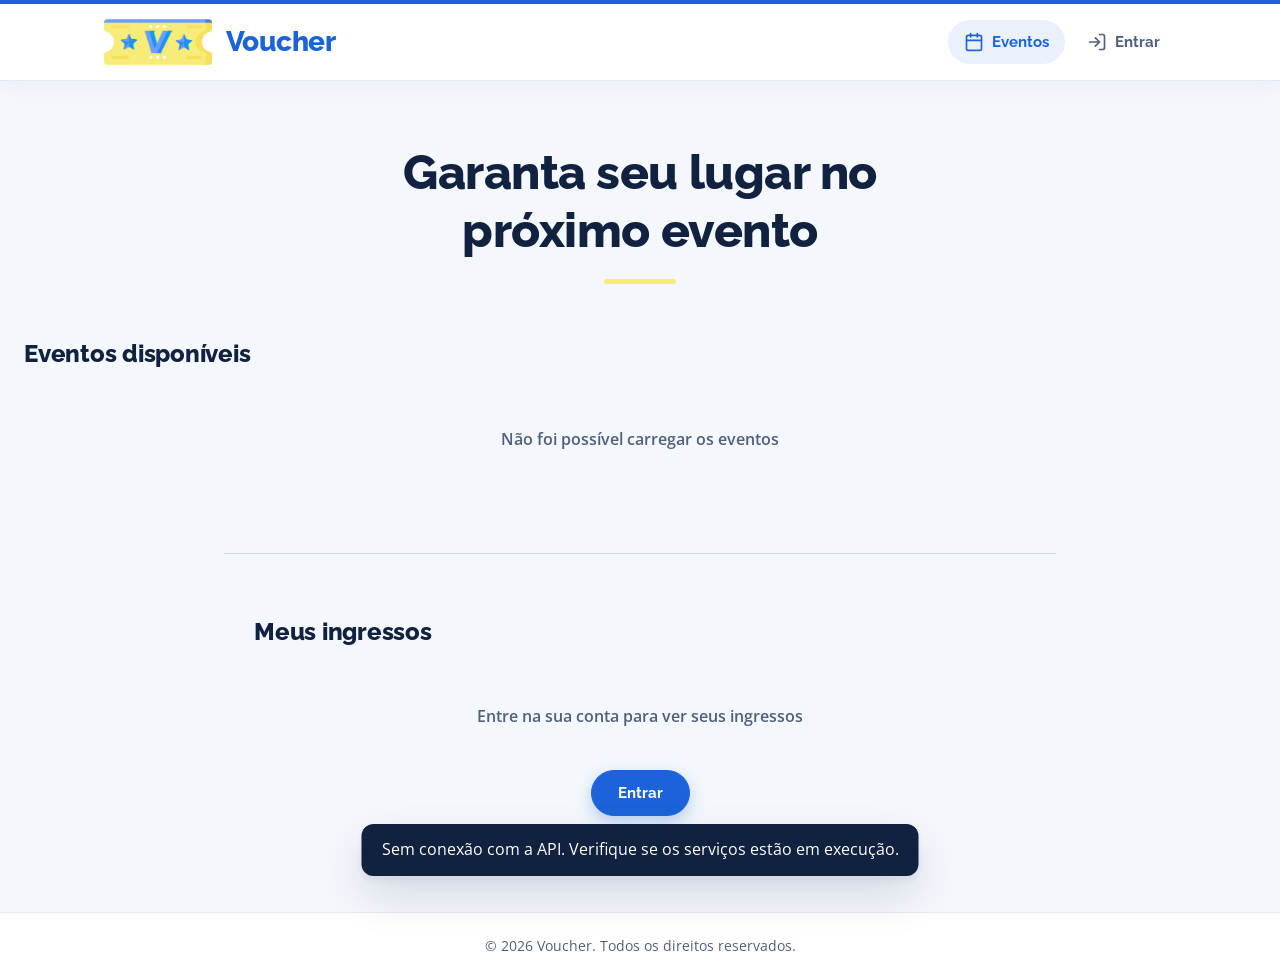
<file: frontend/public/index.html>
<!DOCTYPE html>
<html lang="pt-BR">
<head>
  <meta charset="UTF-8">
  <meta name="viewport" content="width=device-width, initial-scale=1">
  <title>Voucher | Ingressos</title>
  <link rel="icon" href="assets/voucher.ico" type="image/x-icon">
  <link rel="preconnect" href="https://fonts.googleapis.com">
  <link rel="preconnect" href="https://fonts.gstatic.com" crossorigin>
  <link rel="stylesheet" href="https://fonts.googleapis.com/css2?family=Open+Sans:wght@400;600;700&family=Raleway:wght@600;700;800&display=swap">
  <link rel="stylesheet" href="styles/tokens.css">
  <link rel="stylesheet" href="styles/base.css">
  <link rel="stylesheet" href="styles/layout.css">
  <link rel="stylesheet" href="styles/components.css">
  <link rel="stylesheet" href="styles/cards.css">
</head>
<body>
  <a class="skip" href="#content">Ir para o conteúdo</a>
  <header class="topbar" id="app-header"></header>

  <main id="content">
    <section class="hero wrap">
      <h1>Garanta seu lugar no próximo evento</h1>
    </section>

    <section class="wrap wide section" aria-labelledby="events-title">
      <div class="section-head">
        <h2 id="events-title">Eventos disponíveis</h2>
      </div>
      <div id="events"></div>
    </section>

    <hr class="divider">

    <section class="wrap narrow section" aria-labelledby="orders-title">
      <div class="section-head">
        <h2 id="orders-title">Meus ingressos</h2>
      </div>
      <div id="orders-list" class="row-list"></div>
      <div id="orders-more" class="dialog-actions" hidden>
        <a class="button" href="orders.html">Ver todos meus pedidos</a>
      </div>
    </section>
  </main>

  <dialog id="checkout" class="checkout" aria-labelledby="checkout-title">
    <button type="button" class="checkout-close" id="checkout-close" aria-label="Fechar">&times;</button>
    <div class="checkout-scroll">
    <div id="checkout-banner"></div>

    <div class="checkout-body">
      <div id="checkout-info"></div>

      <form id="checkout-form">
        <h3 class="checkout-subtitle">Adquirir ingresso</h3>
        <p id="checkout-notice" class="checkout-notice" role="status" hidden></p>
        <fieldset class="types" id="checkout-types">
          <legend>Tipo de ingresso</legend>
        </fieldset>
        <label class="field">
          <span>Quantidade</span>
          <input type="number" name="quantity" min="1" max="200" value="1" required>
        </label>
        <div class="total-row">
          <span>Total</span>
          <strong id="checkout-total">R$ 0,00</strong>
        </div>
        <p id="checkout-error" class="form-error" role="alert" hidden></p>
        <button type="submit" class="button primary block" id="checkout-submit">Comprar ingressos</button>
      </form>

      <section id="tracker" aria-live="polite" hidden>
        <div class="tracker-status">
          <span class="pulse" id="tracker-pulse"></span>
          <div>
            <h3 id="tracker-title"></h3>
            <p id="tracker-detail" class="muted"></p>
          </div>
        </div>
        <div id="tracker-stepper"></div>
        <ol id="tracker-steps" class="steps"></ol>
        <div class="dialog-actions">
          <a class="button" href="orders.html#tracking">Acompanhar processamento</a>
          <button type="button" class="button primary" id="tracker-done" hidden>Fechar</button>
        </div>
      </section>
    </div>
    </div>
  </dialog>

  <dialog id="order-dialog" class="checkout" aria-labelledby="order-title">
    <button type="button" class="checkout-close" id="order-close" aria-label="Fechar">&times;</button>
    <div class="checkout-scroll">
      <div id="order-banner"></div>
      <div class="checkout-body">
        <div id="order-info"></div>
        <section>
          <h3 class="checkout-subtitle">Seus ingressos</h3>
          <p id="order-status" class="checkout-notice" role="status" hidden></p>
          <ul class="units" id="order-units"></ul>
        </section>
      </div>
    </div>
  </dialog>

  <footer class="footer" id="app-footer"></footer>
  <div id="toast" class="toast" role="status" aria-live="polite" hidden></div>
  <script type="module" src="scripts/pages/home.js"></script>
</body>
</html>
</file>
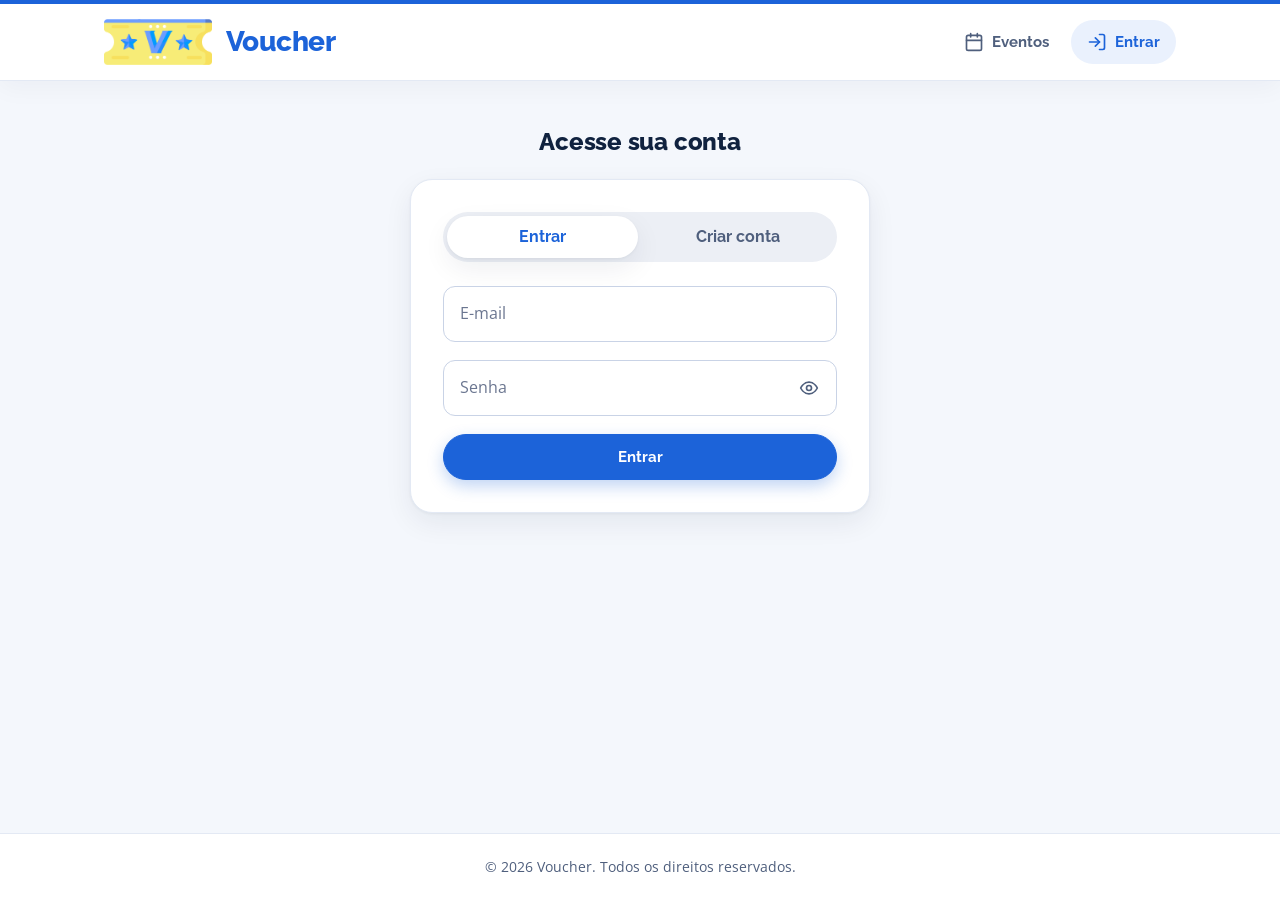
<file: frontend/public/account.html>
<!DOCTYPE html>
<html lang="pt-BR">
<head>
  <meta charset="UTF-8">
  <meta name="viewport" content="width=device-width, initial-scale=1">
  <title>Voucher | Minha conta</title>
  <link rel="icon" href="assets/voucher.ico" type="image/x-icon">
  <link rel="preconnect" href="https://fonts.googleapis.com">
  <link rel="preconnect" href="https://fonts.gstatic.com" crossorigin>
  <link rel="stylesheet" href="https://fonts.googleapis.com/css2?family=Open+Sans:wght@400;600;700&family=Raleway:wght@600;700;800&display=swap">
  <link rel="stylesheet" href="styles/tokens.css">
  <link rel="stylesheet" href="styles/base.css">
  <link rel="stylesheet" href="styles/layout.css">
  <link rel="stylesheet" href="styles/components.css">
  <link rel="stylesheet" href="styles/cards.css">
</head>
<body>
  <a class="skip" href="#content">Ir para o conteúdo</a>
  <header class="topbar" id="app-header"></header>

  <main id="content" class="wrap section">
    <div class="page-head">
      <h1>Minha conta</h1>
      <p class="muted" id="account-stats"></p>
    </div>

    <div class="account-grid">
      <section class="panel" aria-labelledby="profile-title">
        <h2 id="profile-title">Dados pessoais</h2>
        <p class="muted">Altere seu nome e e-mail de acesso.</p>
        <form id="profile-form">
          <label class="field float">
            <input type="text" name="name" minlength="2" maxlength="120" autocomplete="name" placeholder=" " required>
            <span>Nome</span>
          </label>
          <label class="field float">
            <input type="email" name="email" autocomplete="email" placeholder=" " required>
            <span>E-mail</span>
          </label>
          <p id="profile-error" class="form-error" role="alert" hidden></p>
          <p id="profile-success" class="form-success" role="status" hidden></p>
          <button type="submit" class="button primary block">Salvar alterações</button>
        </form>
      </section>

      <section class="panel" aria-labelledby="password-title">
        <h2 id="password-title">Senha</h2>
        <p class="muted">Atualize sua senha de acesso.</p>
        <form id="password-form">
          <label class="field float">
            <input type="password" name="current_password" autocomplete="current-password" placeholder=" " required>
            <span>Senha atual</span>
          </label>
          <label class="field float">
            <input type="password" name="new_password" minlength="8" maxlength="128" autocomplete="new-password" placeholder=" " required>
            <span>Nova senha</span>
          </label>
          <ul class="rules" id="password-rules" aria-label="Requisitos da senha"></ul>
          <label class="field float">
            <input type="password" name="confirm_password" minlength="8" maxlength="128" autocomplete="new-password" placeholder=" " required>
            <span>Confirmar nova senha</span>
          </label>
          <p id="password-error" class="form-error" role="alert" hidden></p>
          <p id="password-success" class="form-success" role="status" hidden></p>
          <button type="submit" class="button primary block">Atualizar senha</button>
        </form>
      </section>
    </div>
  </main>

  <footer class="footer" id="app-footer"></footer>
  <div id="toast" class="toast" role="status" aria-live="polite" hidden></div>
  <script type="module" src="scripts/pages/account.js"></script>
</body>
</html>
</file>
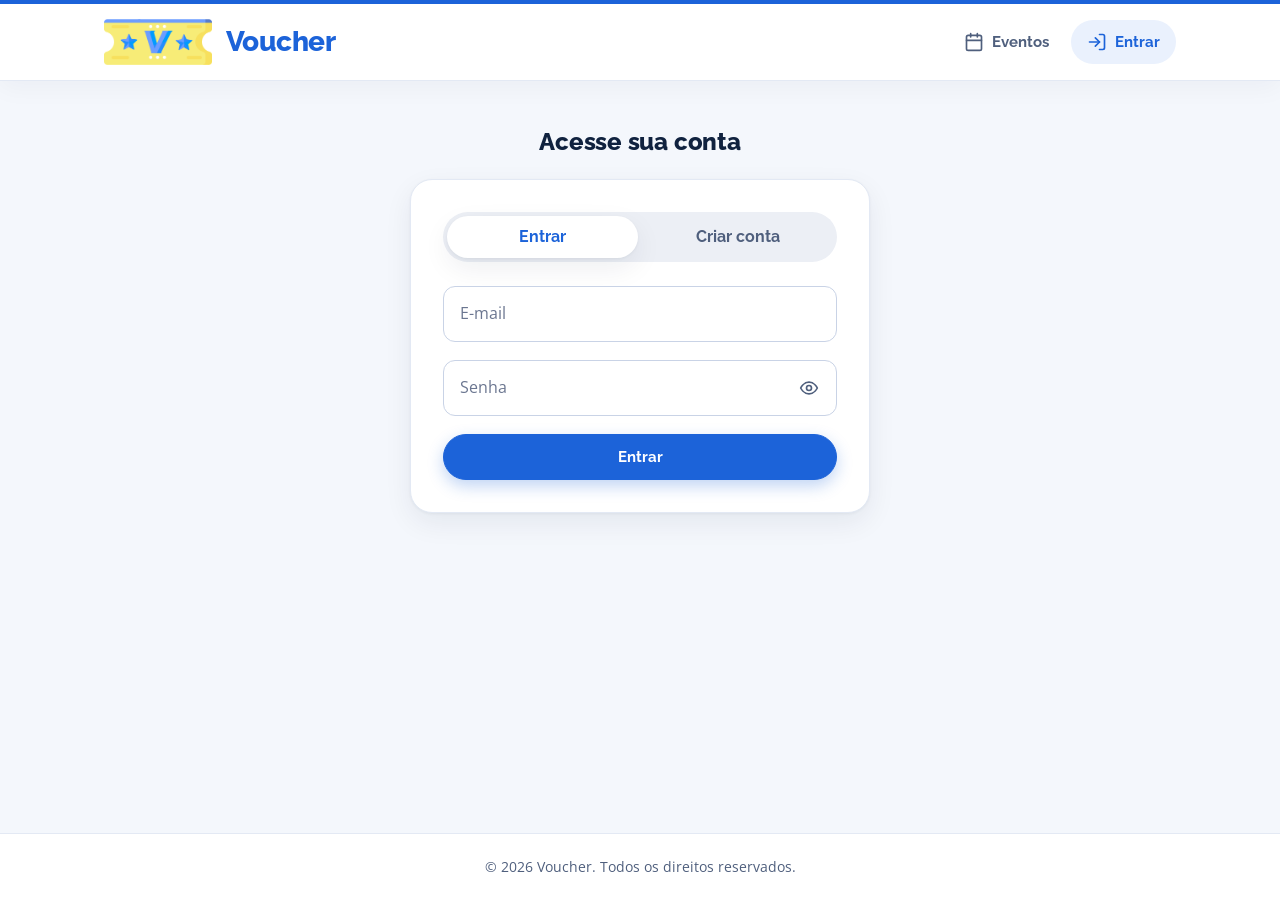
<file: frontend/public/login.html>
<!DOCTYPE html>
<html lang="pt-BR">
<head>
  <meta charset="UTF-8">
  <meta name="viewport" content="width=device-width, initial-scale=1">
  <title>Voucher | Entrar</title>
  <link rel="icon" href="assets/voucher.ico" type="image/x-icon">
  <link rel="preconnect" href="https://fonts.googleapis.com">
  <link rel="preconnect" href="https://fonts.gstatic.com" crossorigin>
  <link rel="stylesheet" href="https://fonts.googleapis.com/css2?family=Open+Sans:wght@400;600;700&family=Raleway:wght@600;700;800&display=swap">
  <link rel="stylesheet" href="styles/tokens.css">
  <link rel="stylesheet" href="styles/base.css">
  <link rel="stylesheet" href="styles/layout.css">
  <link rel="stylesheet" href="styles/components.css">
  <link rel="stylesheet" href="styles/cards.css">
</head>
<body>
  <a class="skip" href="#content">Ir para o conteúdo</a>
  <header class="topbar" id="app-header"></header>

  <main id="content" class="wrap">
    <div class="auth-wrap">
      <h1>Acesse sua conta</h1>
      <section class="panel">
        <div class="segmented" role="tablist" aria-label="Acesso">
          <button type="button" role="tab" id="mode-login" aria-selected="true">Entrar</button>
          <button type="button" role="tab" id="mode-register" aria-selected="false">Criar conta</button>
        </div>

        <form id="login-form">
          <label class="field float">
            <input type="email" name="email" autocomplete="email" placeholder=" " required>
            <span>E-mail</span>
          </label>
          <label class="field float">
            <input type="password" name="password" autocomplete="current-password" placeholder=" " required>
            <span>Senha</span>
          </label>
          <p id="login-error" class="form-error" role="alert" hidden></p>
          <button type="submit" class="button primary block">Entrar</button>
        </form>

        <form id="register-form" hidden>
          <label class="field float">
            <input type="text" name="name" minlength="2" maxlength="120" autocomplete="name" placeholder=" " required>
            <span>Nome</span>
          </label>
          <label class="field float">
            <input type="email" name="email" autocomplete="email" placeholder=" " required>
            <span>E-mail</span>
          </label>
          <label class="field float">
            <input type="password" name="password" minlength="8" maxlength="128" autocomplete="new-password" placeholder=" " required>
            <span>Senha</span>
          </label>
          <ul class="rules" id="register-rules" aria-label="Requisitos da senha"></ul>
          <p id="register-error" class="form-error" role="alert" hidden></p>
          <button type="submit" class="button primary block">Criar conta</button>
        </form>
      </section>
    </div>
  </main>

  <footer class="footer" id="app-footer"></footer>
  <div id="toast" class="toast" role="status" aria-live="polite" hidden></div>
  <script type="module" src="scripts/pages/login.js"></script>
</body>
</html>
</file>
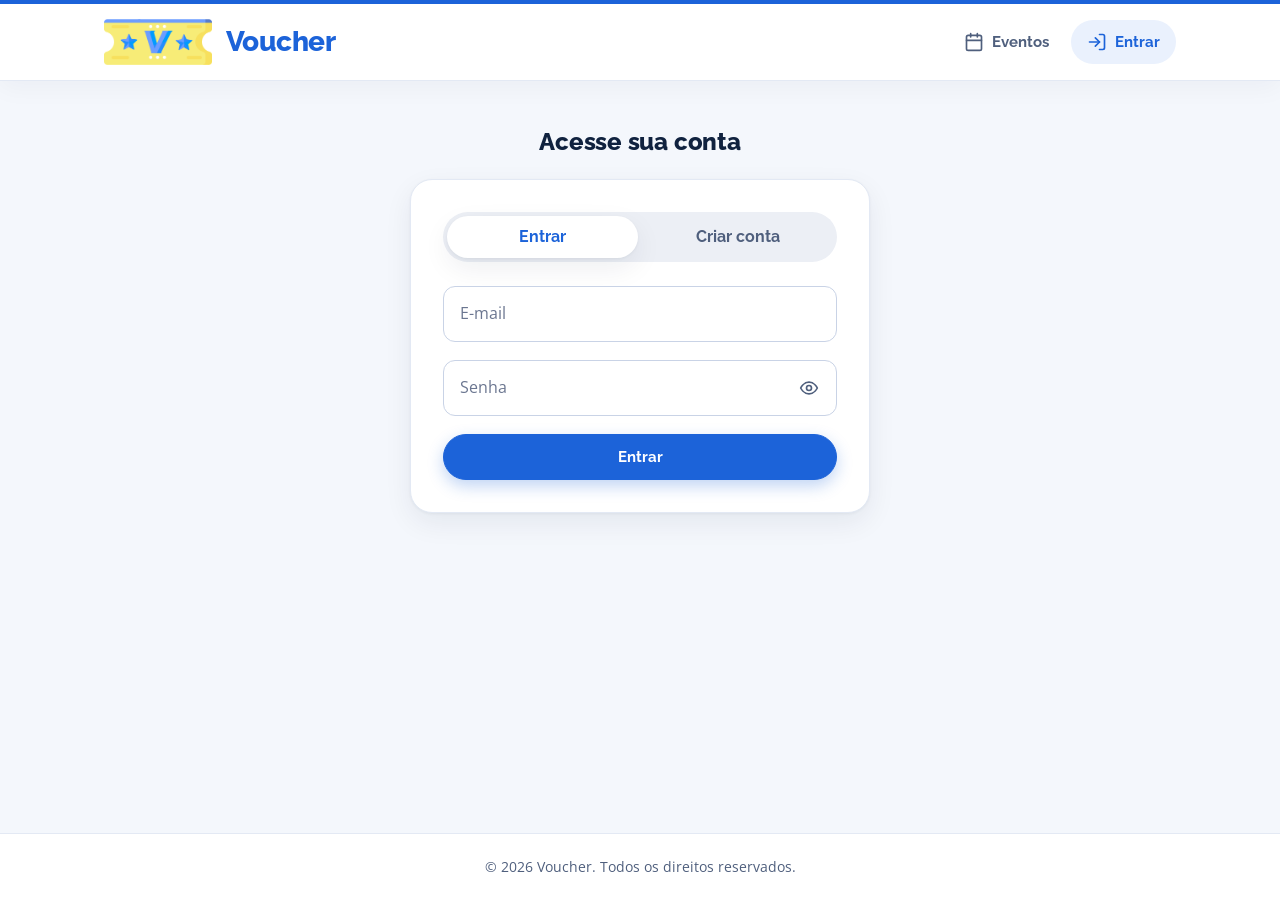
<file: frontend/public/orders.html>
<!DOCTYPE html>
<html lang="pt-BR">
<head>
  <meta charset="UTF-8">
  <meta name="viewport" content="width=device-width, initial-scale=1">
  <title>Voucher | Meus ingressos</title>
  <link rel="icon" href="assets/voucher.ico" type="image/x-icon">
  <link rel="preconnect" href="https://fonts.googleapis.com">
  <link rel="preconnect" href="https://fonts.gstatic.com" crossorigin>
  <link rel="stylesheet" href="https://fonts.googleapis.com/css2?family=Open+Sans:wght@400;600;700&family=Raleway:wght@600;700;800&display=swap">
  <link rel="stylesheet" href="styles/tokens.css">
  <link rel="stylesheet" href="styles/base.css">
  <link rel="stylesheet" href="styles/layout.css">
  <link rel="stylesheet" href="styles/components.css">
  <link rel="stylesheet" href="styles/cards.css">
</head>
<body>
  <a class="skip" href="#content">Ir para o conteúdo</a>
  <header class="topbar" id="app-header"></header>

  <main id="content" class="wrap section">
    <div class="page-head">
      <h1>Meus ingressos</h1>
    </div>

    <div class="tabs" role="tablist" aria-label="Meus ingressos">
      <button type="button" class="tab" role="tab" id="tab-orders" aria-controls="panel-orders" aria-selected="true">
        Meus pedidos <span class="count" id="count-orders" hidden></span>
      </button>
      <button type="button" class="tab" role="tab" id="tab-tracking" aria-controls="panel-tracking" aria-selected="false">
        Acompanhar processamento <span class="count" id="count-tracking" hidden></span>
      </button>
    </div>

    <section class="tab-panel" role="tabpanel" id="panel-orders" aria-labelledby="tab-orders">
      <div id="orders-empty" hidden></div>
      <div id="active-block">
        <h2 class="line-title">Ativos</h2>
        <div class="grid" id="grid-active"></div>
      </div>
      <div id="inactive-block">
        <h2 class="line-title">Inativos</h2>
        <div class="grid" id="grid-inactive"></div>
      </div>
    </section>

    <section class="tab-panel" role="tabpanel" id="panel-tracking" aria-labelledby="tab-tracking" hidden>
      <div class="grid wide" id="grid-tracking"></div>
    </section>
  </main>

  <dialog id="order-dialog" class="checkout" aria-labelledby="order-title">
    <button type="button" class="checkout-close" id="order-close" aria-label="Fechar">&times;</button>
    <div class="checkout-scroll">
      <div id="order-banner"></div>
      <div class="checkout-body">
        <div id="order-info"></div>
        <section>
          <h3 class="checkout-subtitle">Seus ingressos</h3>
          <p id="order-status" class="checkout-notice" role="status" hidden></p>
          <ul class="units" id="order-units"></ul>
        </section>
      </div>
    </div>
  </dialog>

  <footer class="footer" id="app-footer"></footer>
  <div id="toast" class="toast" role="status" aria-live="polite" hidden></div>
  <script type="module" src="scripts/pages/orders.js"></script>
</body>
</html>
</file>
<file: frontend/public/styles/tokens.css>
:root {
  --paper: #f4f7fc;
  --surface: #ffffff;
  --ink: #10223f;
  --muted: #4f5f7d;
  --subtle: #6b7690;
  --line: #e3e9f4;
  --tint: #eaf1fd;
  --blue: #1c63d9;
  --blue-dark: #1450b3;
  --yellow: #f7ec77;
  --yellow-soft: #fdf6c4;
  --green: #0f6b47;
  --green-soft: #def4ea;
  --red: #a8223b;
  --red-soft: #fbe3e8;
  --gray-soft: #eceff5;
  --radius-small: 12px;
  --radius: 16px;
  --radius-large: 22px;
  --shadow-soft: 0 1px 3px rgba(16, 34, 63, 0.05), 0 10px 28px rgba(16, 34, 63, 0.07);
  --shadow-lift: 0 4px 10px rgba(16, 34, 63, 0.06), 0 20px 44px rgba(16, 34, 63, 0.13);
  --font-body: "Open Sans", "Segoe UI", system-ui, sans-serif;
  --font-display: "Raleway", "Segoe UI", system-ui, sans-serif;
  --step-small: 0.875rem;
  --step-0: 1rem;
  --step-1: 1.125rem;
  --step-2: 1.5rem;
  --step-3: clamp(2rem, 4.4vw, 3rem);
}
</file>
<file: frontend/public/styles/base.css>
*,
*::before,
*::after {
  box-sizing: border-box;
}

html {
  scroll-behavior: smooth;
  scroll-padding-top: 96px;
}

body {
  margin: 0;
  display: flex;
  flex-direction: column;
  min-height: 100vh;
  background: var(--paper);
  color: var(--ink);
  font-family: var(--font-body);
  font-size: var(--step-0);
  line-height: 1.6;
}

main {
  flex: 1;
}

h1,
h2,
h3 {
  margin: 0;
  font-family: var(--font-display);
  font-weight: 800;
  line-height: 1.2;
  letter-spacing: -0.01em;
}

p {
  margin: 0;
}

ul,
ol {
  margin: 0;
  padding: 0;
  list-style: none;
}

a {
  color: inherit;
}

img {
  display: block;
  max-width: 100%;
}

button,
input {
  font: inherit;
  color: inherit;
}

:focus-visible {
  outline: 3px solid var(--blue);
  outline-offset: 2px;
}

[hidden] {
  display: none !important;
}

.muted {
  color: var(--muted);
}

.small {
  font-size: var(--step-small);
}

.icon {
  display: inline-flex;
  flex: none;
}

.skip {
  position: absolute;
  left: -999px;
  top: 8px;
  z-index: 50;
  padding: 8px 14px;
  background: var(--ink);
  color: #ffffff;
  border-radius: var(--radius-small);
}

.skip:focus {
  left: 8px;
}

@media (prefers-reduced-motion: reduce) {
  html {
    scroll-behavior: auto;
  }

  *,
  *::before,
  *::after {
    animation-duration: 0.01ms !important;
    animation-iteration-count: 1 !important;
    transition-duration: 0.01ms !important;
  }
}
</file>
<file: frontend/public/styles/layout.css>
.wrap {
  width: 100%;
  max-width: 1120px;
  margin-inline: auto;
  padding-inline: 24px;
}

.narrow {
  max-width: 820px;
}

.wrap.wide {
  max-width: 1520px;
}

.topbar {
  position: sticky;
  top: 0;
  z-index: 20;
  background: rgba(255, 255, 255, 0.94);
  backdrop-filter: blur(10px);
  border-top: 4px solid var(--blue);
  box-shadow: 0 1px 0 var(--line), 0 8px 24px rgba(16, 34, 63, 0.04);
}

.topbar-inner {
  display: flex;
  flex-wrap: wrap;
  align-items: center;
  justify-content: space-between;
  gap: 8px 16px;
  min-height: 76px;
}

.brand {
  display: inline-flex;
  align-items: center;
  gap: 14px;
  text-decoration: none;
}

.brand-logo {
  width: auto;
  height: 46px;
}

.brand-name {
  color: var(--blue);
  font-family: var(--font-display);
  font-size: 1.75rem;
  font-weight: 800;
  letter-spacing: -0.02em;
}

.nav {
  display: flex;
  align-items: center;
  gap: 6px;
}

.nav a,
.nav button {
  display: inline-flex;
  align-items: center;
  gap: 8px;
  padding: 10px 16px;
  background: transparent;
  color: var(--muted);
  border: 0;
  border-radius: 999px;
  font-family: var(--font-display);
  font-size: 0.95rem;
  font-weight: 700;
  text-decoration: none;
  cursor: pointer;
  transition: background 0.2s ease, color 0.2s ease;
}

.nav a:hover,
.nav button:hover {
  background: var(--tint);
  color: var(--blue);
}

.nav a[aria-current="page"] {
  background: var(--tint);
  color: var(--blue);
}

.nav a.avatar {
  justify-content: center;
  width: 42px;
  height: 42px;
  margin-inline: 6px;
  padding: 0;
  color: #ffffff;
  font-size: 0.95rem;
  letter-spacing: 0.02em;
  transition: box-shadow 0.2s ease, filter 0.2s ease;
}

.nav a.avatar:hover {
  color: #ffffff;
  filter: brightness(1.12);
}

.nav a.avatar[aria-current="page"] {
  color: #ffffff;
  box-shadow: 0 0 0 2px var(--surface), 0 0 0 4px var(--blue);
}

.hero {
  padding-block: 64px 28px;
  text-align: center;
}

.hero h1 {
  max-width: 20ch;
  margin-inline: auto;
  font-size: var(--step-3);
}

.hero h1::after {
  content: "";
  display: block;
  width: 72px;
  height: 5px;
  margin: 20px auto 0;
  background: var(--yellow);
  border-radius: 999px;
}

.section {
  padding-block: 28px;
}

.section-head {
  display: flex;
  align-items: center;
  justify-content: space-between;
  gap: 16px;
  margin-bottom: 22px;
}

.section-head h2,
.page-head h1 {
  font-size: var(--step-2);
}

.page-head {
  margin-bottom: 28px;
}

.page-head p {
  margin-top: 6px;
}

.divider {
  width: 65%;
  margin: 36px auto;
  border: 0;
  border-top: 1px solid #cfd8ea;
}

.footer {
  margin-top: 56px;
  padding-block: 22px;
  background: var(--surface);
  border-top: 1px solid var(--line);
  color: var(--muted);
  font-size: var(--step-small);
  text-align: center;
}

@media (max-width: 720px) {
  .nav .label {
    display: none;
  }

  .nav a,
  .nav button {
    padding: 10px 12px;
  }

  .brand-logo {
    height: 38px;
  }

  .brand-name {
    font-size: 1.4rem;
  }

  .hero {
    padding-block: 40px 16px;
  }

  .wrap {
    padding-inline: 16px;
  }

  .divider {
    width: 80%;
  }
}
</file>
<file: frontend/public/styles/components.css>
.button {
  display: inline-flex;
  align-items: center;
  justify-content: center;
  gap: 8px;
  min-height: 46px;
  padding: 0 26px;
  background: var(--surface);
  color: var(--blue);
  border: 1.5px solid var(--blue);
  border-radius: 999px;
  font-family: var(--font-display);
  font-size: 0.95rem;
  font-weight: 700;
  text-decoration: none;
  cursor: pointer;
  transition: background 0.2s ease, color 0.2s ease, box-shadow 0.2s ease;
}

.button:hover:not(:disabled) {
  background: var(--tint);
}

.button:disabled {
  background: var(--gray-soft);
  color: var(--muted);
  border-color: var(--gray-soft);
  cursor: not-allowed;
}

.button.primary {
  background: var(--blue);
  color: #ffffff;
  box-shadow: 0 6px 16px rgba(28, 99, 217, 0.28);
}

.button.primary:hover:not(:disabled) {
  background: var(--blue-dark);
}

.button.primary:disabled {
  background: var(--gray-soft);
  box-shadow: none;
}

.button.small {
  min-height: 38px;
  padding: 0 18px;
}

.button.block {
  width: 100%;
}

.icon-button {
  width: 40px;
  height: 40px;
  background: transparent;
  border: 0;
  border-radius: 50%;
  font-size: 1.75rem;
  line-height: 1;
  cursor: pointer;
}

.icon-button:hover {
  background: var(--tint);
}

.field {
  display: block;
  margin-bottom: 18px;
}

.field > span {
  display: block;
  margin-bottom: 6px;
  font-weight: 600;
  font-size: var(--step-small);
}

.field input {
  width: 100%;
  min-height: 48px;
  padding: 0 16px;
  background: var(--surface);
  border: 1.5px solid #c9d3e6;
  border-radius: var(--radius-small);
  transition: border-color 0.2s ease, box-shadow 0.2s ease;
}

.field input:hover {
  border-color: #9fb0d0;
}

.field input:focus {
  border-color: var(--blue);
  box-shadow: 0 0 0 4px rgba(28, 99, 217, 0.14);
  outline: none;
}

.form-error {
  margin-bottom: 14px;
  padding: 12px 14px;
  background: var(--red-soft);
  color: var(--red);
  border-radius: var(--radius-small);
  font-weight: 600;
}

.form-success {
  margin-bottom: 14px;
  padding: 12px 14px;
  background: var(--green-soft);
  color: var(--green);
  border-radius: var(--radius-small);
  font-weight: 600;
}

.pill {
  display: inline-flex;
  align-items: center;
  gap: 6px;
  padding: 3px 12px;
  border-radius: 999px;
  font-size: var(--step-small);
  font-weight: 700;
  white-space: nowrap;
}

.pill.active {
  background: var(--green-soft);
  color: var(--green);
}

.pill.inactive {
  background: var(--gray-soft);
  color: var(--muted);
}

.pill.refused {
  background: var(--red-soft);
  color: var(--red);
}

.pill.processing {
  background: var(--yellow);
  color: var(--ink);
}

.empty {
  display: block;
  padding: 36px 16px;
  color: var(--muted);
  font-weight: 600;
  text-align: center;
}

.guest {
  display: flex;
  flex-direction: column;
  align-items: center;
  gap: 4px;
  padding-bottom: 12px;
}

.line-title {
  display: flex;
  align-items: center;
  gap: 18px;
  margin: 4px 0 24px;
  font-family: var(--font-display);
  font-size: var(--step-1);
  font-weight: 800;
}

.line-title::before,
.line-title::after {
  content: "";
  flex: 1;
  border-top: 2px solid var(--line);
}

.tabs {
  display: flex;
  flex-wrap: wrap;
  align-items: flex-end;
  gap: 6px;
  padding-left: 20px;
}

.tab {
  position: relative;
  display: inline-flex;
  align-items: center;
  gap: 10px;
  margin-bottom: -1px;
  padding: 13px 24px 12px;
  background: #e6ecf7;
  color: var(--muted);
  border: 1px solid var(--line);
  border-bottom: 0;
  border-radius: 16px 16px 0 0;
  font-family: var(--font-display);
  font-size: 0.95rem;
  font-weight: 700;
  cursor: pointer;
  transition: background 0.2s ease, color 0.2s ease;
}

.tab:hover {
  background: #dce6f7;
}

.tab[aria-selected="true"] {
  z-index: 2;
  padding-top: 15px;
  background: var(--surface);
  color: var(--blue);
  box-shadow: inset 0 4px 0 var(--blue);
}

.count {
  min-width: 24px;
  padding: 0 8px;
  background: var(--blue);
  color: #ffffff;
  border-radius: 999px;
  font-size: 0.75rem;
  line-height: 22px;
  text-align: center;
}

.tab-panel {
  position: relative;
  z-index: 1;
  padding: 32px;
  background: var(--surface);
  border: 1px solid var(--line);
  border-radius: var(--radius-large);
  box-shadow: var(--shadow-soft);
}

.segmented {
  display: grid;
  grid-template-columns: 1fr 1fr;
  gap: 4px;
  margin-bottom: 24px;
  padding: 4px;
  background: var(--gray-soft);
  border-radius: 999px;
}

.segmented button {
  min-height: 42px;
  background: transparent;
  color: var(--muted);
  border: 0;
  border-radius: 999px;
  font-family: var(--font-display);
  font-weight: 700;
  cursor: pointer;
}

.segmented button[aria-selected="true"] {
  background: var(--surface);
  color: var(--blue);
  box-shadow: var(--shadow-soft);
}

.panel {
  padding: 32px;
  background: var(--surface);
  border: 1px solid var(--line);
  border-radius: var(--radius-large);
  box-shadow: var(--shadow-soft);
}

.panel h2 {
  margin-bottom: 6px;
  font-size: var(--step-1);
}

.panel > p {
  margin-bottom: 22px;
}

.auth-wrap {
  max-width: 460px;
  margin: 48px auto 0;
}

.auth-wrap h1 {
  margin-bottom: 22px;
  font-size: var(--step-2);
  text-align: center;
}

.dialog-actions {
  display: flex;
  flex-wrap: wrap;
  gap: 10px;
  margin-top: 8px;
}

.dialog-actions > * {
  flex: 1;
}

.checkout {
  width: min(720px, calc(100vw - 32px));
  max-height: calc(100vh - 32px);
  padding: 0;
  overflow: hidden;
  background: var(--surface);
  color: var(--ink);
  border: 0;
  border-radius: var(--radius-large);
  box-shadow: 0 28px 70px rgba(16, 34, 63, 0.35);
}

.checkout::backdrop {
  background: rgba(16, 34, 63, 0.55);
  backdrop-filter: blur(2px);
}

.types {
  margin: 0 0 18px;
  padding: 0;
  border: 0;
}

.types legend {
  margin-bottom: 8px;
  padding: 0;
  font-weight: 600;
  font-size: var(--step-small);
}

.type-option {
  display: flex;
  align-items: center;
  gap: 12px;
  margin-bottom: 8px;
  padding: 13px 16px;
  border: 1.5px solid #c9d3e6;
  border-radius: var(--radius-small);
  cursor: pointer;
  transition: border-color 0.2s ease, background 0.2s ease;
}

.type-option:hover {
  border-color: #9fb0d0;
}

.type-option:has(input:checked) {
  background: var(--tint);
  border-color: var(--blue);
}

.type-option input {
  accent-color: var(--blue);
}

.type-option span {
  flex: 1;
  font-weight: 600;
}

.type-option strong {
  font-family: var(--font-display);
}

.total-row {
  display: flex;
  align-items: baseline;
  justify-content: space-between;
  margin-block: 20px 16px;
  padding-top: 18px;
  border-top: 2px dashed var(--line);
  font-size: var(--step-1);
}

.total-row strong {
  font-family: var(--font-display);
  font-size: var(--step-2);
}

.tracker-status {
  display: flex;
  align-items: flex-start;
  gap: 16px;
  margin-bottom: 18px;
}

.tracker-status h3 {
  font-size: var(--step-1);
}

.pulse {
  flex: none;
  position: relative;
  width: 20px;
  height: 20px;
  margin-top: 4px;
  background: var(--yellow);
  border: 2px solid var(--ink);
  border-radius: 50%;
}

.pulse.active::after {
  content: "";
  position: absolute;
  inset: -8px;
  border: 2px solid var(--blue);
  border-radius: 50%;
  animation: ring 1.4s ease-out infinite;
}

.pulse.confirmed {
  background: var(--green);
  border-color: var(--green);
}

.pulse.refused {
  background: var(--red);
  border-color: var(--red);
}

@keyframes ring {
  from {
    transform: scale(0.6);
    opacity: 1;
  }

  to {
    transform: scale(1.4);
    opacity: 0;
  }
}

.steps {
  margin: 18px 0 20px 9px;
  padding-left: 24px;
  border-left: 2px solid var(--line);
}

.steps li {
  position: relative;
  padding-bottom: 14px;
}

.steps li::before {
  content: "";
  position: absolute;
  left: -32px;
  top: 6px;
  width: 14px;
  height: 14px;
  background: var(--blue);
  border: 3px solid var(--surface);
  border-radius: 50%;
}

.steps li.pending {
  color: var(--muted);
}

.steps li.pending::before {
  background: var(--line);
}

.toast {
  position: fixed;
  left: 50%;
  bottom: 24px;
  z-index: 60;
  max-width: calc(100vw - 32px);
  padding: 13px 20px;
  background: var(--ink);
  color: #ffffff;
  border-radius: var(--radius-small);
  box-shadow: var(--shadow-lift);
  transform: translateX(-50%);
}

@media (max-width: 640px) {
  .tab-panel,
  .panel {
    padding: 22px 18px;
  }

  .tab {
    padding-inline: 16px;
  }
}

.field.float {
  position: relative;
}

.field.float input {
  min-height: 56px;
  padding: 22px 16px 4px;
}

.field.float > span {
  position: absolute;
  top: 15px;
  left: 17px;
  max-width: calc(100% - 34px);
  margin: 0;
  overflow: hidden;
  color: var(--subtle);
  font-size: var(--step-0);
  font-weight: 400;
  line-height: 1.6;
  white-space: nowrap;
  text-overflow: ellipsis;
  pointer-events: none;
  transform-origin: left top;
  transition: transform 0.18s ease, color 0.18s ease;
}

.field.float input:focus + span,
.field.float input:not(:placeholder-shown) + span,
.field.float input:-webkit-autofill + span {
  color: var(--muted);
  font-weight: 600;
  transform: translateY(-10px) scale(0.72);
}

.field.float input:focus + span {
  color: var(--blue);
}

.field.has-eye input {
  padding-right: 52px;
}

.eye {
  position: absolute;
  top: 8px;
  right: 8px;
  display: grid;
  place-items: center;
  width: 40px;
  height: 40px;
  background: transparent;
  color: var(--muted);
  border: 0;
  border-radius: 50%;
  cursor: pointer;
  transition: background 0.2s ease, color 0.2s ease;
}

.eye:hover {
  background: var(--tint);
  color: var(--blue);
}

.rules {
  display: grid;
  grid-template-columns: repeat(2, minmax(0, 1fr));
  gap: 8px 14px;
  margin: -6px 0 18px;
  color: var(--muted);
  font-size: 0.8125rem;
}

.rules li {
  display: flex;
  align-items: center;
  gap: 8px;
  transition: color 0.2s ease;
}

.rules .mark {
  display: grid;
  flex: none;
  place-items: center;
  width: 18px;
  height: 18px;
  color: #ffffff;
  border: 1.5px solid #c9d3e6;
  border-radius: 50%;
  transition: background 0.2s ease, border-color 0.2s ease;
}

.rules .mark .icon {
  opacity: 0;
  transform: scale(0.6);
  transition: opacity 0.2s ease, transform 0.2s ease;
}

.rules li.met {
  color: var(--green);
  font-weight: 600;
}

.rules li.met .mark {
  background: var(--green);
  border-color: var(--green);
}

.rules li.met .mark .icon {
  opacity: 1;
  transform: scale(1);
}

@media (max-width: 420px) {
  .rules {
    grid-template-columns: 1fr;
  }
}

.checkout-scroll {
  max-height: calc(100vh - 32px);
  overflow-y: auto;
}

.checkout-close {
  position: absolute;
  top: 14px;
  right: 14px;
  z-index: 2;
  display: grid;
  place-items: center;
  width: 40px;
  height: 40px;
  background: rgba(255, 255, 255, 0.94);
  border: 0;
  border-radius: 50%;
  box-shadow: var(--shadow-soft);
  font-size: 1.6rem;
  line-height: 1;
  cursor: pointer;
}

.checkout-close:hover {
  background: #ffffff;
  color: var(--blue);
}

.checkout-body {
  padding: 24px 28px 28px;
}

.checkout-body h2 {
  margin-bottom: 16px;
  font-size: var(--step-2);
}

.info-grid {
  display: grid;
  grid-template-columns: repeat(2, minmax(0, 1fr));
  gap: 14px 20px;
  margin-bottom: 16px;
}

.info-item {
  display: flex;
  align-items: flex-start;
  gap: 10px;
}

.info-item .icon {
  margin-top: 2px;
  color: var(--blue);
}

.info-item small {
  display: block;
  color: var(--muted);
  font-size: 0.75rem;
}

.info-item strong {
  font-size: var(--step-small);
  font-weight: 600;
}

.checkout-text {
  color: var(--muted);
}

.checkout-subtitle {
  margin-block: 22px 14px;
  padding-top: 22px;
  border-top: 2px dashed var(--line);
  font-size: var(--step-1);
}

.checkout-notice {
  margin-bottom: 14px;
  padding: 12px 14px;
  background: var(--gray-soft);
  border-radius: var(--radius-small);
  font-weight: 600;
}

.type-option:has(input:disabled) {
  opacity: 0.55;
  cursor: not-allowed;
}

@media (max-width: 560px) {
  .checkout-body {
    padding: 20px;
  }

  .info-grid {
    grid-template-columns: 1fr;
  }
}

.field.invalid input,
.field.invalid input:hover,
.field.invalid input:focus {
  border-color: var(--red);
}

.field.invalid input:focus {
  box-shadow: 0 0 0 4px color-mix(in srgb, var(--red) 16%, transparent);
}

.field.float.invalid input + span {
  color: var(--red);
}

.order-head {
  display: flex;
  align-items: flex-start;
  justify-content: space-between;
  gap: 12px;
  margin-bottom: 16px;
}

.order-head h2 {
  margin-bottom: 0;
}

.units {
  display: grid;
  gap: 10px;
  margin: 0;
  padding: 0;
  list-style: none;
}

.unit {
  display: flex;
  align-items: center;
  gap: 14px;
  padding: 12px 16px;
  border: 1.5px solid #c9d3e6;
  border-radius: var(--radius-small);
}

.unit .icon {
  flex: none;
  color: var(--blue);
}

.unit-label {
  flex: 1;
  min-width: 0;
}

.unit-label strong {
  display: block;
}

.unit-label small {
  color: var(--muted);
}

.unit.is-refunded {
  background: var(--gray-soft);
  border-color: transparent;
}

.unit.is-refunded .icon {
  color: var(--muted);
}

.unit-confirm {
  display: flex;
  gap: 8px;
}

.button.danger {
  color: var(--red);
  border-color: var(--red);
}

.button.danger:hover:not(:disabled) {
  background: var(--red-soft);
}

.button.danger.fill {
  background: var(--red);
  color: #ffffff;
}

.button.danger.fill:hover:not(:disabled) {
  background: #8a1c30;
}

@media (max-width: 560px) {
  .unit {
    flex-wrap: wrap;
  }

  .unit > :last-child {
    margin-left: auto;
  }
}
</file>
<file: frontend/public/styles/cards.css>
.grid {
  display: grid;
  grid-template-columns: repeat(auto-fill, minmax(290px, 1fr));
  gap: 22px;
}

.grid.wide {
  grid-template-columns: repeat(auto-fill, minmax(380px, 1fr));
}

.card {
  position: relative;
  display: flex;
  flex-direction: column;
  overflow: hidden;
  background: var(--surface);
  border: 1px solid var(--line);
  border-radius: var(--radius);
  box-shadow: var(--shadow-soft);
  transition: transform 0.25s ease, box-shadow 0.25s ease;
}

.card:hover {
  transform: translateY(-3px);
  box-shadow: var(--shadow-lift);
}

.card-body {
  display: flex;
  flex: 1;
  flex-direction: column;
  gap: 8px;
  padding: 18px 20px 20px;
}

.card-title {
  font-size: var(--step-1);
}

.card-meta {
  display: flex;
  align-items: flex-start;
  gap: 8px;
  color: var(--muted);
  font-size: var(--step-small);
}

.card-meta .icon {
  margin-top: 2px;
  color: var(--blue);
}

.card-text {
  display: -webkit-box;
  overflow: hidden;
  color: var(--muted);
  font-size: var(--step-small);
  -webkit-line-clamp: 2;
  -webkit-box-orient: vertical;
}

.card-stock {
  color: var(--green);
  font-size: var(--step-small);
  font-weight: 700;
}

.card-foot {
  display: flex;
  align-items: flex-end;
  justify-content: space-between;
  gap: 12px;
  margin-top: auto;
  padding-top: 14px;
  border-top: 1px dashed var(--line);
}

.card-foot small {
  display: block;
  color: var(--muted);
  font-size: 0.75rem;
}

.price {
  font-family: var(--font-display);
  font-size: var(--step-1);
  font-weight: 800;
}

.cover {
  position: relative;
  display: grid;
  place-items: center;
  overflow: hidden;
  aspect-ratio: 16 / 10;
  background: var(--gray-soft);
  color: #b4bdd0;
}

.cover img {
  position: absolute;
  inset: 0;
  width: 100%;
  height: 100%;
  object-fit: cover;
}

.cover.banner {
  aspect-ratio: 21 / 8;
}

.cover.wide {
  aspect-ratio: 21 / 9;
}

.cover.thumb {
  flex: none;
  width: 92px;
  aspect-ratio: 1;
  border-radius: var(--radius-small);
}

.date-badge {
  position: absolute;
  top: 14px;
  left: 14px;
  z-index: 2;
  display: flex;
  flex-direction: column;
  align-items: center;
  min-width: 52px;
  padding: 6px 10px;
  background: var(--surface);
  color: var(--ink);
  border-radius: var(--radius-small);
  box-shadow: var(--shadow-soft);
  font-family: var(--font-display);
  line-height: 1.1;
}

.date-badge strong {
  font-size: 1.35rem;
}

.date-badge span {
  color: var(--blue);
  font-size: 0.75rem;
  font-weight: 800;
  text-transform: uppercase;
}

.ticket-card.is-soldout,
.is-inactive {
  filter: grayscale(1);
}

.ticket-card.is-soldout .card-body {
  opacity: 0.75;
}

.ticket-card.is-soldout:hover {
  transform: none;
  box-shadow: var(--shadow-soft);
}

.ribbon {
  pointer-events: none;
  position: absolute;
  top: 0;
  right: 0;
  bottom: 0;
  z-index: 3;
  display: grid;
  place-items: center;
  width: 44px;
  background: rgba(16, 34, 63, 0.88);
  color: #ffffff;
  font-family: var(--font-display);
  font-weight: 800;
  letter-spacing: 0.28em;
  text-transform: uppercase;
  writing-mode: vertical-rl;
}

.carousel {
  position: relative;
}

.carousel-track {
  display: flex;
  gap: 24px;
  margin-inline: -4px;
  padding: 6px 4px 28px;
  overflow-x: auto;
  scroll-snap-type: x mandatory;
  scrollbar-width: none;
}

.carousel-track::-webkit-scrollbar {
  display: none;
}

.carousel-item {
  display: flex;
  flex: 0 0 min(380px, 84%);
  scroll-snap-align: start;
}

.carousel-item > .card {
  width: 100%;
}

.carousel-btn {
  position: absolute;
  top: 38%;
  z-index: 5;
  display: grid;
  place-items: center;
  width: 46px;
  height: 46px;
  background: var(--surface);
  color: var(--ink);
  border: 1px solid var(--line);
  border-radius: 50%;
  box-shadow: var(--shadow-lift);
  cursor: pointer;
  transition: background 0.2s ease, opacity 0.2s ease;
}

.carousel-btn:hover:not(:disabled) {
  background: var(--tint);
  color: var(--blue);
}

.carousel-btn:disabled {
  opacity: 0;
  pointer-events: none;
}

.carousel-btn.prev {
  left: -22px;
}

.carousel-btn.next {
  right: -22px;
}

.carousel.fits .carousel-btn {
  display: none;
}

.row-list {
  display: flex;
  flex-direction: column;
  gap: 14px;
}

.row-card {
  flex-direction: row;
  align-items: center;
  gap: 18px;
  padding: 14px 20px 14px 14px;
}

.row-main {
  display: flex;
  flex: 1;
  flex-direction: column;
  gap: 2px;
  min-width: 0;
}

.row-side {
  display: flex;
  flex-direction: column;
  align-items: flex-end;
  gap: 8px;
}

.order-card .card-body {
  gap: 6px;
}

.order-card-top {
  display: flex;
  align-items: flex-start;
  justify-content: space-between;
  gap: 10px;
}

.progress-card {
  gap: 16px;
  padding: 20px;
}

.progress-head {
  display: flex;
  align-items: center;
  gap: 16px;
}

.bar {
  height: 10px;
  overflow: hidden;
  background: var(--gray-soft);
  border-radius: 999px;
}

.bar .fill {
  display: block;
  height: 100%;
  background: linear-gradient(90deg, var(--blue), #6c9cfc);
  border-radius: 999px;
  transition: width 0.6s ease;
}

.progress-card.is-failed .bar .fill {
  background: var(--red);
}

.progress-status {
  font-family: var(--font-display);
  font-weight: 800;
}

.progress-card.is-failed .progress-status {
  color: var(--red);
}

.stepper {
  display: grid;
  grid-template-columns: repeat(4, 1fr);
  gap: 6px;
}

.step {
  display: flex;
  flex-direction: column;
  align-items: center;
  gap: 6px;
  color: var(--subtle);
  font-size: 0.75rem;
  font-weight: 600;
  text-align: center;
}

.step .dot {
  display: grid;
  place-items: center;
  width: 30px;
  height: 30px;
  background: var(--gray-soft);
  color: var(--muted);
  border-radius: 50%;
  font-size: 0.8rem;
  font-weight: 800;
}

.step.done {
  color: var(--ink);
}

.step.done .dot {
  background: var(--blue);
  color: #ffffff;
}

.step.current {
  color: var(--ink);
}

.step.current .dot {
  background: var(--yellow);
  color: var(--ink);
  box-shadow: 0 0 0 4px rgba(247, 236, 119, 0.45);
}

.step.failed {
  color: var(--red);
}

.step.failed .dot {
  background: var(--red);
  color: #ffffff;
}

.account-grid {
  display: grid;
  grid-template-columns: repeat(auto-fit, minmax(300px, 1fr));
  gap: 22px;
}

@media (max-width: 720px) {
  .carousel-btn {
    display: none;
  }

  .grid.wide {
    grid-template-columns: 1fr;
  }

  .row-card {
    flex-wrap: wrap;
  }

  .cover.thumb {
    width: 72px;
  }
}

.card-open {
  padding: 0;
  background: none;
  border: 0;
  color: inherit;
  font: inherit;
  letter-spacing: inherit;
  text-align: left;
  cursor: pointer;
}

.card-open::after {
  content: "";
  position: absolute;
  inset: 0;
  z-index: 2;
}

.card:has(.card-open:focus-visible) {
  outline: 3px solid var(--blue);
  outline-offset: 2px;
}

.card-open:focus-visible {
  outline: none;
}

.card-foot .button {
  position: relative;
  z-index: 3;
}

.ticket-card,
.order-card,
.row-card {
  cursor: pointer;
}

@media (max-width: 560px) {
  .cover.banner {
    aspect-ratio: 16 / 9;
  }
}

#active-block {
  margin-bottom: 30px;
}
</file>
